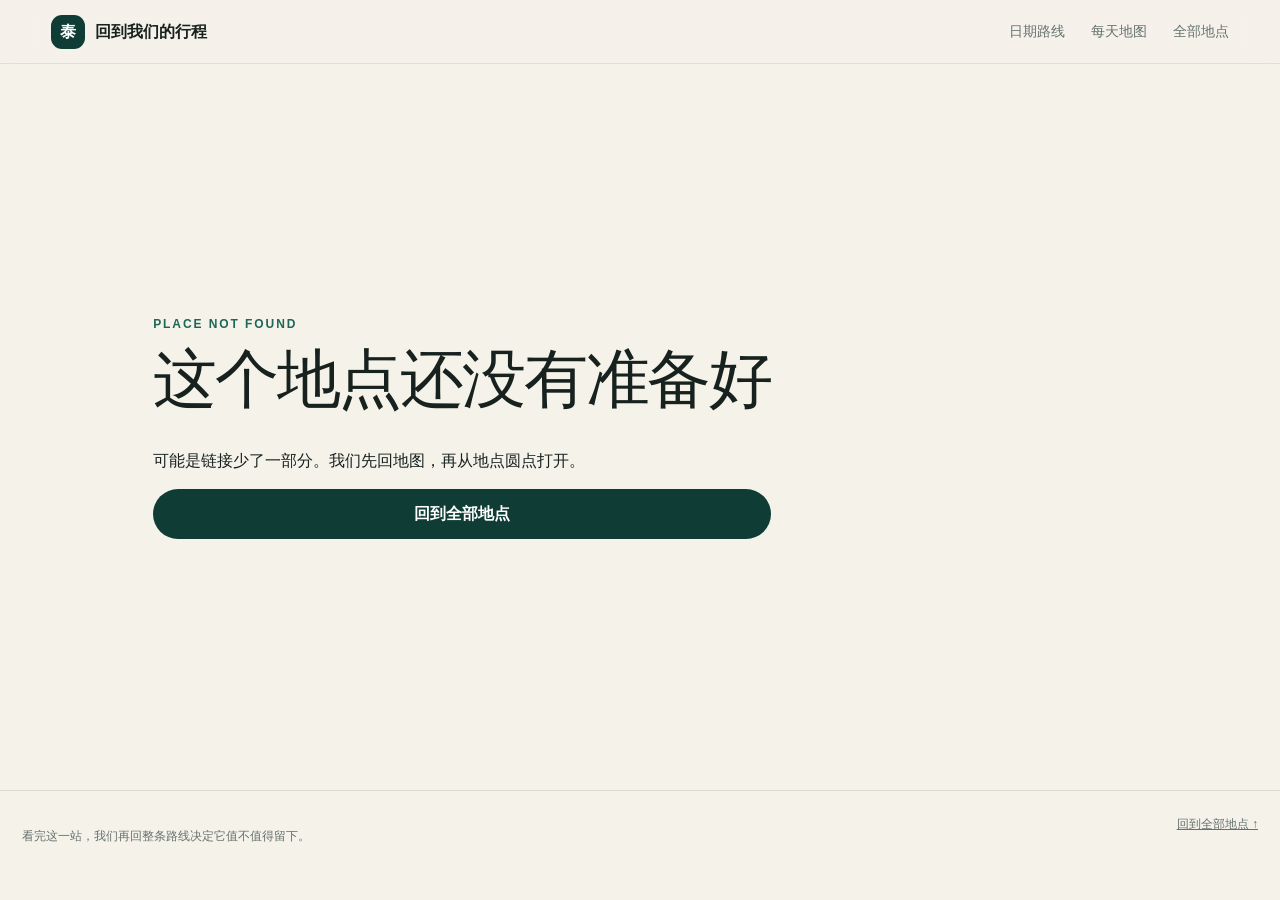
<file: place.html>
<!doctype html>
<html lang="zh-CN">
<head>
  <meta charset="utf-8">
  <meta name="viewport" content="width=device-width,initial-scale=1,viewport-fit=cover">
  <meta name="theme-color" content="#0f3d36">
  <meta name="description" content="清迈、素可泰与曼谷地点介绍，含现场观察、路线位置、雨天替代与官方来源。">
  <title>地点介绍｜Thailand 2026</title>
  <link rel="stylesheet" href="styles.css?v=20260814d">
</head>
<body class="place-page">
  <header class="topbar">
    <a class="brand" href="index.html"><span>泰</span> 回到我们的行程</a>
    <nav aria-label="页面导航"><a href="index.html#planner">日期路线</a><a href="index.html#day-map-shell">每天地图</a><a href="index.html#map-section">全部地点</a></nav>
  </header>
  <main>
    <article id="standalonePlace" class="standalone-place place-detail" aria-live="polite"></article>
  </main>
  <footer><p>看完这一站，我们再回整条路线决定它值不值得留下。</p><a href="index.html#map-section">回到全部地点 ↑</a></footer>
  <script src="app.js?v=20260814f"></script>
  <script src="place.js?v=20260814c"></script>
</body>
</html>
</file>
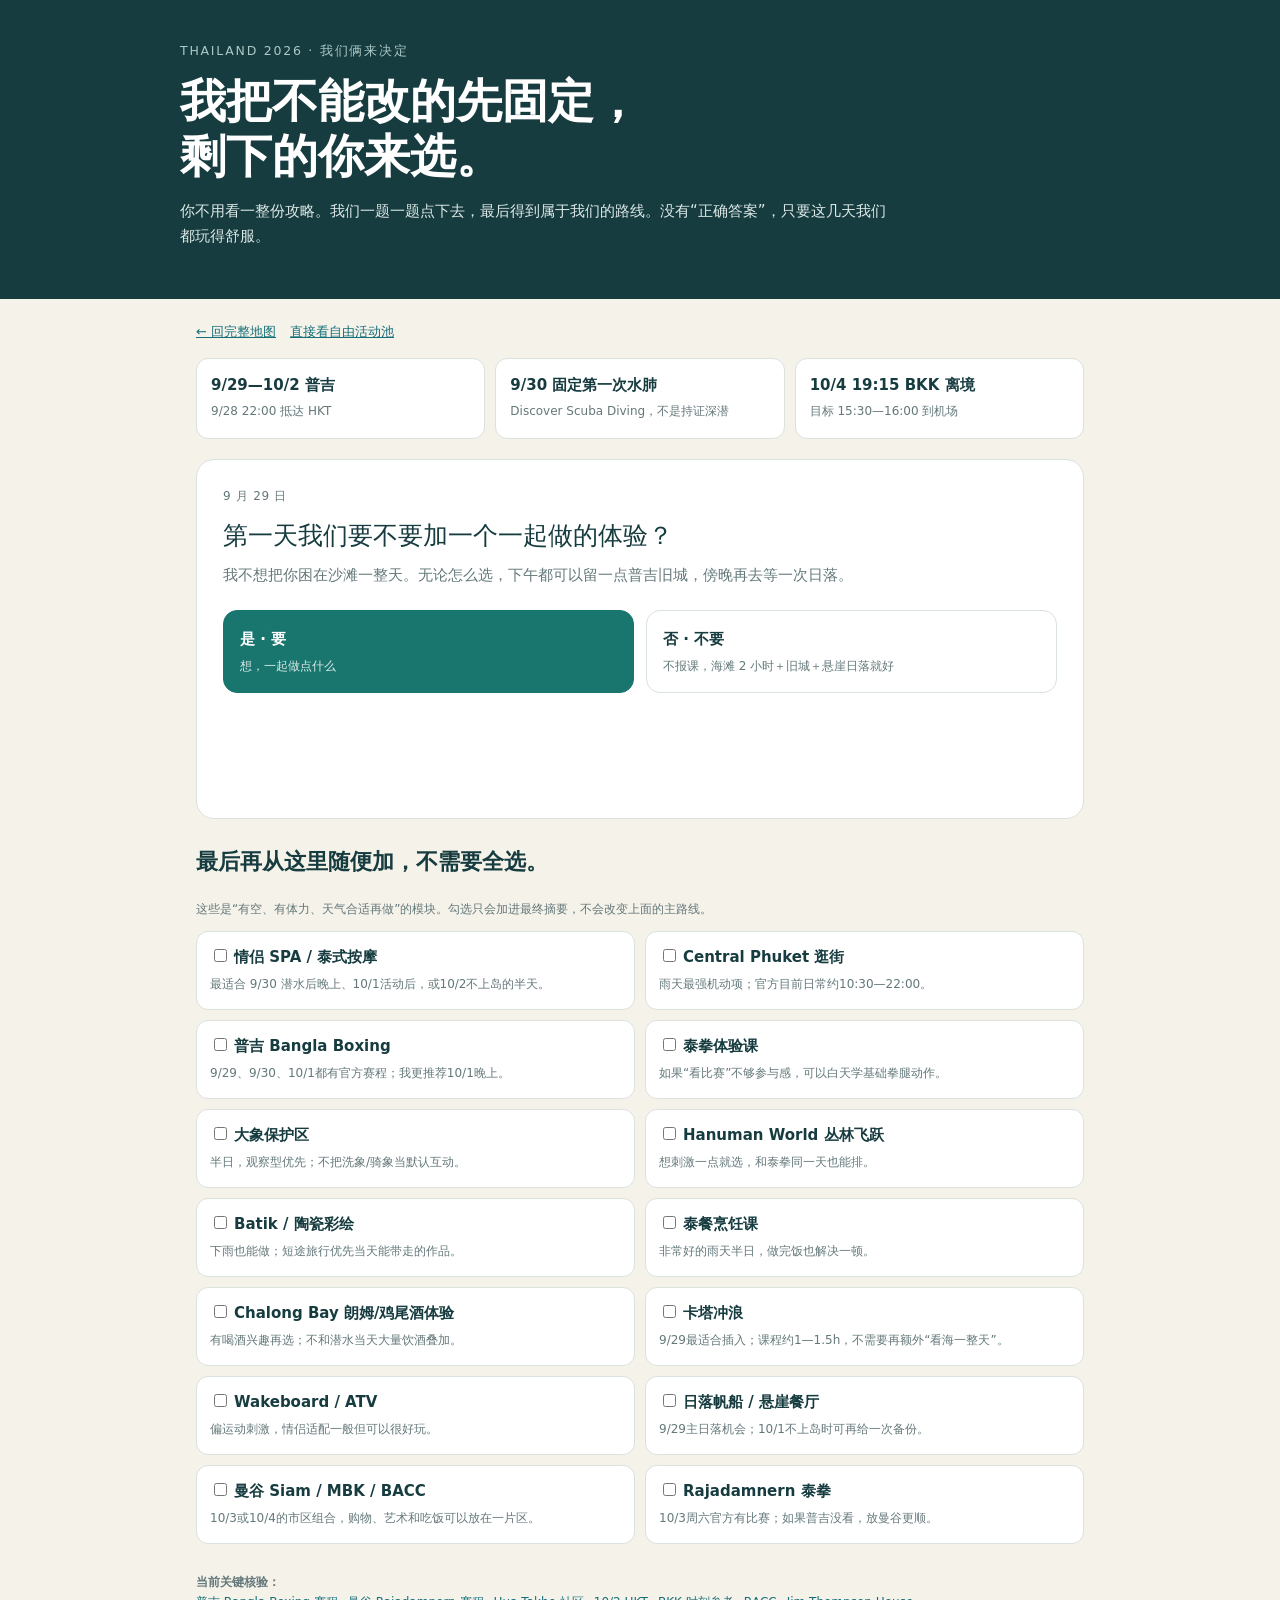
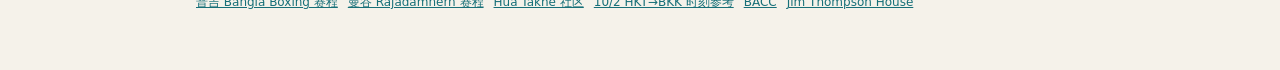
<file: phuket-bangkok-2026/decision.html>
<!doctype html><html lang="zh-CN"><head><meta charset="utf-8"><meta name="viewport" content="width=device-width,initial-scale=1"><title>我们来选这趟泰国怎么玩</title><style>
:root{--ink:#173c40;--muted:#64787a;--bg:#f5f2ea;--card:#fff;--line:#d9e2dd;--a:#19766f;--b:#df9b54;--soft:#edf5f0;--warn:#fff5e6}*{box-sizing:border-box}body{margin:0;background:var(--bg);color:var(--ink);font:15px/1.7 system-ui,-apple-system,"PingFang SC","Microsoft YaHei",sans-serif}a{color:#166f78}.hero{padding:38px max(18px,calc((100vw - 920px)/2)) 34px;background:var(--ink);color:white}.hero small{letter-spacing:.14em;color:#acc9c5}.hero h1{font-size:clamp(30px,5vw,46px);line-height:1.2;margin:10px 0}.hero p{max-width:720px;color:#dce9e6}.wrap{max-width:920px;margin:auto;padding:22px 16px 50px}.fixed{display:grid;grid-template-columns:repeat(3,1fr);gap:10px;margin:0 0 20px}.pill{background:white;border:1px solid var(--line);border-radius:12px;padding:14px}.pill b{display:block}.pill span{font-size:12px;color:var(--muted)}.wizard{background:var(--card);border:1px solid var(--line);border-radius:18px;padding:26px;min-height:360px}.step{font-size:12px;color:var(--muted);letter-spacing:.06em}.q{font-size:25px;line-height:1.45;margin:12px 0 8px}.hint{color:var(--muted);margin:0 0 22px}.buttons{display:grid;grid-template-columns:1fr 1fr;gap:12px}.btn{border:1px solid var(--line);border-radius:14px;background:white;color:var(--ink);padding:16px;text-align:left;cursor:pointer;font:inherit}.btn:hover{border-color:var(--a);transform:translateY(-1px)}.btn strong,.btn span{display:block}.btn span{font-size:12px;color:var(--muted);margin-top:3px}.btn.primary{background:var(--a);color:white;border-color:var(--a)}.btn.primary span{color:#dcebe8}.back{margin-top:18px;border:0;background:transparent;color:var(--muted);cursor:pointer}.result{display:none}.result.show{display:block}.day{background:white;border:1px solid var(--line);border-radius:14px;padding:16px 18px;margin:10px 0}.day h3{margin:0 0 5px;font-size:17px}.day p{margin:3px 0;color:var(--muted)}.tag{display:inline-block;font-size:11px;padding:2px 8px;border-radius:12px;background:var(--soft);margin-right:5px}.choicepool{margin-top:24px}.choicepool h2{font-size:22px}.pool{display:grid;grid-template-columns:repeat(2,1fr);gap:10px}.opt{background:white;border:1px solid var(--line);border-radius:12px;padding:13px}.opt b{display:block}.opt span{font-size:12px;color:var(--muted)}.opt input{margin-right:7px}.summary{margin-top:20px;padding:18px;background:var(--ink);color:white;border-radius:14px}.summary p{color:#dbe8e5}.summary button{background:white;color:var(--ink);border:0;padding:9px 12px;border-radius:8px;cursor:pointer}.warn{background:var(--warn);border:1px solid #ead7bd;border-radius:12px;padding:13px;margin:16px 0;font-size:13px}.small{font-size:12px;color:var(--muted)}.src{margin-top:28px;font-size:12px;color:var(--muted)}.src a{display:inline-block;margin:0 10px 7px 0}.nav{display:flex;gap:14px;margin-bottom:15px;font-size:13px}.hidden{display:none!important}@media(max-width:650px){.fixed{grid-template-columns:1fr}.buttons,.pool{grid-template-columns:1fr}.wizard{padding:20px}.q{font-size:22px}}
</style></head><body><header class="hero"><small>THAILAND 2026 · 我们俩来决定</small><h1>我把不能改的先固定，<br>剩下的你来选。</h1><p>你不用看一整份攻略。我们一题一题点下去，最后得到属于我们的路线。没有“正确答案”，只要这几天我们都玩得舒服。</p></header><main class="wrap"><div class="nav"><a href="./">← 回完整地图</a><a href="#pool">直接看自由活动池</a></div><div class="fixed"><div class="pill"><b>9/29—10/2 普吉</b><span>9/28 22:00 抵达 HKT</span></div><div class="pill"><b>9/30 固定第一次水肺</b><span>Discover Scuba Diving，不是持证深潜</span></div><div class="pill"><b>10/4 19:15 BKK 离境</b><span>目标 15:30—16:00 到机场</span></div></div><section id="wizard" class="wizard"></section><section id="result" class="result"><h2>好，那我们暂时就这样玩。</h2><div id="days"></div><div class="warn" id="risk"></div><div class="summary"><b>我会把这版先当成我们的主路线。</b><p id="summaryText"></p><button id="restart">重新选一遍</button></div></section><section class="choicepool" id="pool"><h2>最后再从这里随便加，不需要全选。</h2><p class="small">这些是“有空、有体力、天气合适再做”的模块。勾选只会加进最终摘要，不会改变上面的主路线。</p><div class="pool" id="poolbox"></div></section><section class="src"><b>当前关键核验：</b><br><a target="_blank" href="https://banglastadium.com/event">普吉 Bangla Boxing 赛程</a><a target="_blank" href="https://rajadamnern.com/tickets/">曼谷 Rajadamnern 赛程</a><a target="_blank" href="https://sites.google.com/view/huatakhecommunityth/%E0%B8%97%E0%B8%AD%E0%B8%87%E0%B9%80%E0%B8%97%E0%B8%A2%E0%B8%A7/%E0%B8%97%E0%B8%B5%E0%B9%88%E0%B8%9E%E0%B8%B1%E0%B8%81">Hua Takhe 社区</a><a target="_blank" href="https://www.directflights.com/HKT-BKK">10/2 HKT→BKK 时刻参考</a><a target="_blank" href="https://www.bacc.or.th/en/plan-your-visit">BACC</a><a target="_blank" href="https://jimthompsonhouse.org/">Jim Thompson House</a></section></main><script>
const W=document.querySelector('#wizard'),R=document.querySelector('#result'),D=document.querySelector('#days'),risk=document.querySelector('#risk'),summary=document.querySelector('#summaryText');let history=[],state={d29:'base',island:false,islandName:'',catEarly:false,moveCity:true,bkkMuay:false};
const questions={
start:{step:'9 月 29 日',q:'第一天我们要不要加一个一起做的体验？',hint:'我不想把你困在沙滩一整天。无论怎么选，下午都可以留一点普吉旧城，傍晚再去等一次日落。',yes:['seaOrCraft','要','想，一起做点什么'],no:['island','不要','不报课，海滩 2 小时＋旧城＋悬崖日落就好']},
seaOrCraft:{step:'9 月 29 日',q:'那我们更想碰海一点吗？',hint:'如果想碰海，我们去上一节初学冲浪；如果不想，就把这次共同体验换成 Batik 蜡染/手作。',yes:['island','冲浪','11:00 左右冲浪 1—1.5h，午饭后旧城，傍晚悬崖餐厅'],no:['island','Batik','海滩短停＋Batik 手作＋旧城，傍晚悬崖餐厅']},
island:{step:'10 月 1 日',q:'我们想不想去一个岛上住一晚？',hint:'如果住岛，10/1 下午和晚上就全部交给岛上，10/2 上午仍在岛上；如果不住岛，这一天就从最下面的活动池里挑一个主项目。',yes:['quietIsland','上岛','想，住一晚'],no:['catEarly','不上岛','不住岛，10/1 选一个主活动＋晚上可看泰拳']},
quietIsland:{step:'10 月 1 日',q:'我们更想要安静的小岛，而不是热门打卡岛吗？',hint:'安静岛更符合这趟旅行的节奏；热门岛则风景更“到此一游”，但船运与人流更多。',yes:['yaoLife','安静岛','想安静一点'],no:['waterFirst','热门/海水','更看重海水或经典风景']},
yaoLife:{step:'10 月 1 日',q:'安静岛里，我们想要“小岛生活感”多一点吗？',hint:'想看村落、骑车、咖啡、小路就选 Koh Yao Noi；更想住漂亮 Resort、少出酒店就选 Koh Yao Yai。',yes:['catAfterIsland','Yao Noi','Koh Yao Noi 小长岛'],no:['catAfterIsland','Yao Yai','Koh Yao Yai 大长岛']},
waterFirst:{step:'10 月 1 日',q:'我们最在意的是海水、浮潜和海岛酒店吗？',hint:'如果是，皇帝岛更纯粹；如果不是，那就去更经典的 Phi Phi。皮皮一晚可行，但10/2返普吉后再坐飞机，天气链条更长。',yes:['catAfterIsland','Racha','Koh Racha Yai 皇帝岛'],no:['catAfterIsland','Phi Phi','Phi Phi 皮皮岛']},
catAfterIsland:{step:'10 月 2 日',q:'既然前一晚住岛，我们就把猫猫船留到 10 月 3 日，好不好？',hint:'这是我更推荐的做法：10/2 上午从岛上回普吉，下午/晚上飞 BKK，住 Lat Krabang；不要同时赌船、飞机和16点猫猫船。',yes:['moveCity','好','10/3 再坐猫猫船'],no:['moveCity','也只能这样','如果坚持10/2猫船，风险明显上升，不作为主路线']},
catEarly:{step:'10 月 2 日',q:'不上岛的话，我们想不想把猫猫船提前到 10 月 2 日？',hint:'想提前的话，不能“下午才从普吉起飞”。目前有 10:35 HKT → 12:05 BKK 这类班次；目标是 13:00 左右已经走出机场，才能从容去 Hua Takhe。',yes:['bkkDay','提前','10/2 中午前后飞，下午猫猫船，晚上直接住市中心'],no:['moveCity','不提前','10/2 普吉再玩半天，晚上飞 BKK；10/3 再去猫猫船']},
moveCity:{step:'10 月 3 日',q:'猫猫船结束以后，我们想不想搬进曼谷市中心住最后一晚？',hint:'搬：10/4 不折返，市区半天更顺。不搬：少换一次酒店，但10/4会从机场区进城，再回机场区取行李/去 BKK。',yes:['bkkMuay','搬','10/3 晚搬市中心'],no:['bkkMuay','不搬','继续住机场边，接受10/4折返']},
bkkDay:{step:'10 月 3 日',q:'猫猫船已经完成了，那 10 月 3 日我们要不要留成完整的曼谷市区日？',hint:'不去寺庙。可以 Talat Noi、Jim Thompson、BACC、Siam 逛街、SPA，晚上还可以看真正的 Rajadamnern 泰拳。',yes:['bkkMuay','市区日','完整市区日'],no:['bkkMuay','慢一点','睡晚一点＋SPA＋吃饭也完全可以']},
bkkMuay:{step:'10 月 3 日晚上',q:'我们要不要看一场泰拳？',hint:'如果普吉没看，10/3 周六 Rajadamnern 官方已有比赛：Greatest Muay Thai event，18:00 开门。看过了或者不想看，就把晚上留给晚饭、SPA或逛街。',yes:['done','看','晚上 Rajadamnern 泰拳'],no:['done','不看','晚上自由吃饭/SPA/逛街']}
};
function setState(id,label){if(id==='seaOrCraft'){} if(label==='冲浪')state.d29='surf';if(label==='Batik')state.d29='batik';if(id==='island'&&label==='上岛')state.island=true;if(id==='island'&&label==='不上岛')state.island=false;if(['Yao Noi','Yao Yai','Racha','Phi Phi'].includes(label))state.islandName=label;if(id==='catEarly'&&label==='提前')state.catEarly=true;if(id==='catEarly'&&label==='不提前')state.catEarly=false;if(id==='moveCity')state.moveCity=label==='搬';if(id==='bkkMuay')state.bkkMuay=label==='看';}
function ask(id){if(id==='done')return finish();const x=questions[id];W.innerHTML=`<div class="step">${x.step}</div><div class="q">${x.q}</div><p class="hint">${x.hint}</p><div class="buttons"><button class="btn primary" data-next="${x.yes[0]}" data-id="${id}" data-label="${x.yes[1]}"><strong>是 · ${x.yes[1]}</strong><span>${x.yes[2]}</span></button><button class="btn" data-next="${x.no[0]}" data-id="${id}" data-label="${x.no[1]}"><strong>否 · ${x.no[1]}</strong><span>${x.no[2]}</span></button></div>${history.length?'<button class="back" id="back">← 上一步</button>':''}`;W.querySelectorAll('[data-next]').forEach(b=>b.onclick=()=>{history.push({id,state:JSON.parse(JSON.stringify(state))});setState(b.dataset.id,b.dataset.label);ask(b.dataset.next)});const back=W.querySelector('#back');if(back)back.onclick=()=>{const h=history.pop();state=h.state;ask(h.id)}}
function itinerary(){let a=[];a.push(['9/28','抵达普吉','22:00 HKT 落地 → 接机 → 卡塔酒店。首晚只睡觉。']);let d29=state.d29==='surf'?'初学冲浪 1—1.5h → 午饭 → 旧城短逛 → 悬崖日落晚餐':state.d29==='batik'?'卡塔海滩短停 → Batik 手作 → 旧城短逛 → 悬崖日落晚餐':'卡塔海滩约 2h → 午饭 → 普吉旧城 → 悬崖日落晚餐';a.push(['9/29','第一天慢慢进入状态',d29]);a.push(['9/30','第一次水肺潜水','Discover Scuba Diving。把它当全日主项目，晚上不强塞活动；如果特别有精神，SPA优先于夜生活。']);if(state.island){a.push(['10/1','住岛一晚',`${state.islandName||'离岛'}：白天上岛，下午和晚上都留给岛上，不再叠加大象/飞跃/泰拳。`]);a.push(['10/2','岛上醒来 → 曼谷','上午继续在岛上，按船期返普吉；下午/晚上 HKT → BKK，住 Lat Krabang 机场东侧。猫猫船放 10/3。']);a.push(['10/3','Hua Takhe + 猫猫船',`中午到 Hua Takhe：午饭/陶瓷彩绘/黑胶彩绘/咖啡 → 约16:00–16:30猫猫船。${state.moveCity?'结束后搬进市中心住最后一晚。':'结束后仍住机场区，少换一次酒店。'}`]);}else if(state.catEarly){a.push(['10/1','普吉自由主活动日','从下面活动池选 1 个主项目；晚上如果想看比赛，可去 Bangla Boxing。']);a.push(['10/2','提前飞曼谷 + 猫猫船','建议选 10:35→12:05 或同等级早班 HKT→BKK；下午 Hua Takhe + 猫猫船，晚上直接住市中心。']);a.push(['10/3','完整曼谷市区日','不去寺庙：Talat Noi / Jim Thompson / BACC / Siam 逛街 / SPA 自由组合。']);}else{a.push(['10/1','普吉自由主活动日','从下面活动池选 1 个主项目；晚上如果想看比赛，可去 Bangla Boxing。']);a.push(['10/2','普吉半日 + 晚飞曼谷','睡懒觉、SPA、Central Phuket逛街或好好吃午饭 → 晚上 HKT→BKK → Lat Krabang。']);a.push(['10/3','Hua Takhe + 猫猫船',`中午到 Hua Takhe：手作/咖啡/老市场 → 约16:00–16:30猫猫船。${state.moveCity?'结束后搬进市中心。':'结束后仍住机场区。'}`]);}a.push(['10/3 晚',state.bkkMuay?'Rajadamnern 泰拳':'自由晚上',state.bkkMuay?'官方 10/3 周六有比赛，18:00开门；当天不要再安排远距离项目。':'晚饭、SPA、逛街或直接回酒店。']);a.push(['10/4','最后半天',state.moveCity||state.catEarly?'市中心：Jim Thompson House → BACC/Siam 吃饭逛街；约14:00–14:30出发去 BKK。':'约09:00从机场区进市区玩半天；13:00左右返机场区取行李，再去 BKK。少换酒店，但接受折返。']);a.push(['10/4 19:15','离开曼谷','目标 15:30–16:00 到 BKK，最后一天不安排远郊。']);return a}
function finish(){W.classList.add('hidden');R.classList.add('show');const a=itinerary();D.innerHTML=a.map(x=>`<div class="day"><h3><span class="tag">${x[0]}</span>${x[1]}</h3><p>${x[2]}</p></div>`).join('');risk.innerHTML=state.island?'<b>住岛路线：</b>10/2 不再尝试猫猫船。岛→船→车→飞机存在天气联动，优先选 Yao Noi/Yao Yai 会比 Phi Phi 更稳；返程船和国内航班之间留大余量。':state.catEarly?'<b>提前猫船路线：</b>关键不是“10/2下午飞”，而是“中午前后已经抵达BKK”。猫船目前更可靠的公开时段仍偏下午/傍晚，必须提前向店家确认10/2具体可预约档。':'<b>晚飞路线：</b>10/2最轻松，但会多住一晚机场区；10/3猫猫船后搬市中心是交通最顺的版本。';updateSummary()}
const pool=[['情侣 SPA / 泰式按摩','最适合 9/30 潜水后晚上、10/1活动后，或10/2不上岛的半天。'],['Central Phuket 逛街','雨天最强机动项；官方目前日常约10:30—22:00。'],['普吉 Bangla Boxing','9/29、9/30、10/1都有官方赛程；我更推荐10/1晚上。'],['泰拳体验课','如果“看比赛”不够参与感，可以白天学基础拳腿动作。'],['大象保护区','半日，观察型优先；不把洗象/骑象当默认互动。'],['Hanuman World 丛林飞跃','想刺激一点就选，和泰拳同一天也能排。'],['Batik / 陶瓷彩绘','下雨也能做；短途旅行优先当天能带走的作品。'],['泰餐烹饪课','非常好的雨天半日，做完饭也解决一顿。'],['Chalong Bay 朗姆/鸡尾酒体验','有喝酒兴趣再选；不和潜水当天大量饮酒叠加。'],['卡塔冲浪','9/29最适合插入；课程约1—1.5h，不需要再额外“看海一整天”。'],['Wakeboard / ATV','偏运动刺激，情侣适配一般但可以很好玩。'],['日落帆船 / 悬崖餐厅','9/29主日落机会；10/1不上岛时可再给一次备份。'],['曼谷 Siam / MBK / BACC','10/3或10/4的市区组合，购物、艺术和吃饭可以放在一片区。'],['Rajadamnern 泰拳','10/3周六官方有比赛；如果普吉没看，放曼谷更顺。']];const box=document.querySelector('#poolbox');box.innerHTML=pool.map((x,i)=>`<label class="opt"><b><input type="checkbox" data-pool="${i}">${x[0]}</b><span>${x[1]}</span></label>`).join('');box.addEventListener('change',updateSummary);function updateSummary(){if(!R.classList.contains('show'))return;const extras=[...document.querySelectorAll('[data-pool]:checked')].map(x=>pool[+x.dataset.pool][0]);summary.textContent=`主路线已经确定。${extras.length?'我们另外把 '+extras.join('、')+' 放进“有空再做”的候选，不强迫全部完成。':'其他活动先不锁死，到时看天气和体力再决定。'}`}
document.querySelector('#restart').onclick=()=>{history=[];state={d29:'base',island:false,islandName:'',catEarly:false,moveCity:true,bkkMuay:false};R.classList.remove('show');W.classList.remove('hidden');ask('start');window.scrollTo({top:250,behavior:'smooth'})};ask('start');
</script></body></html>
</file>
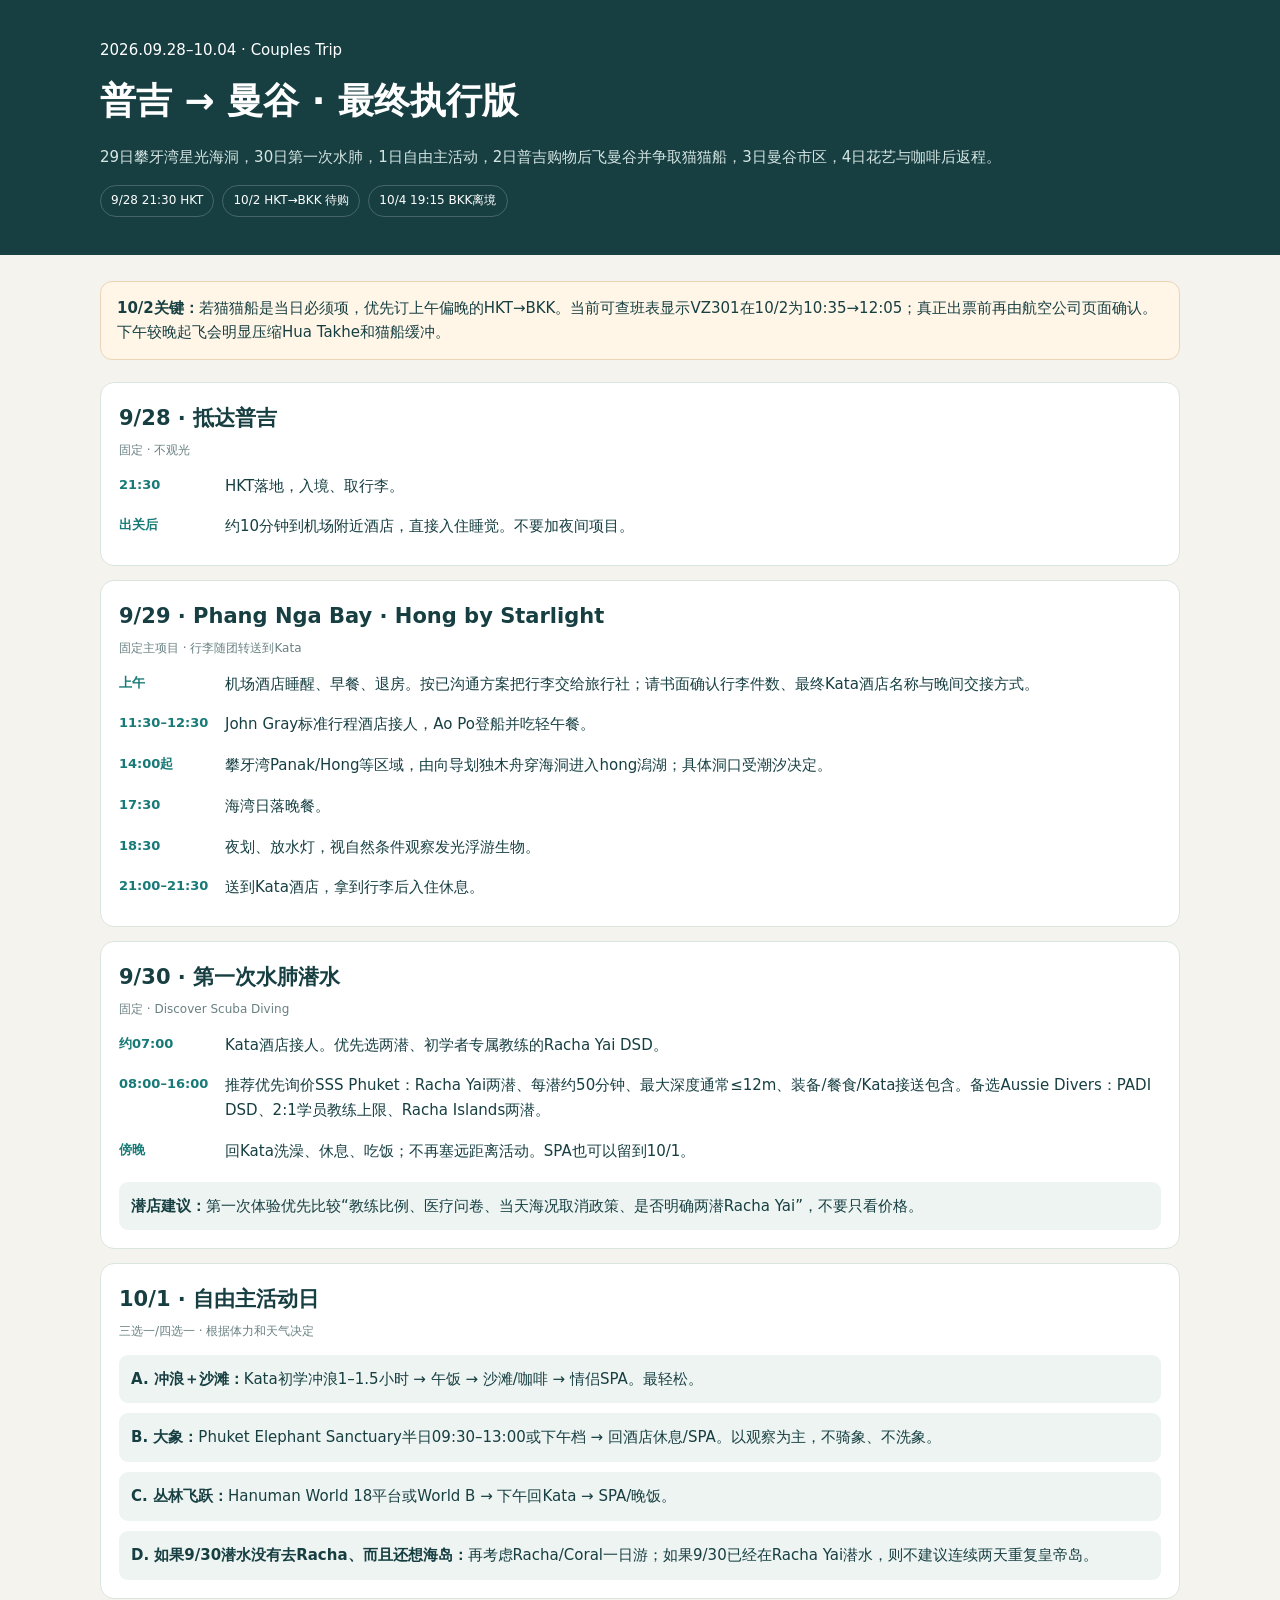
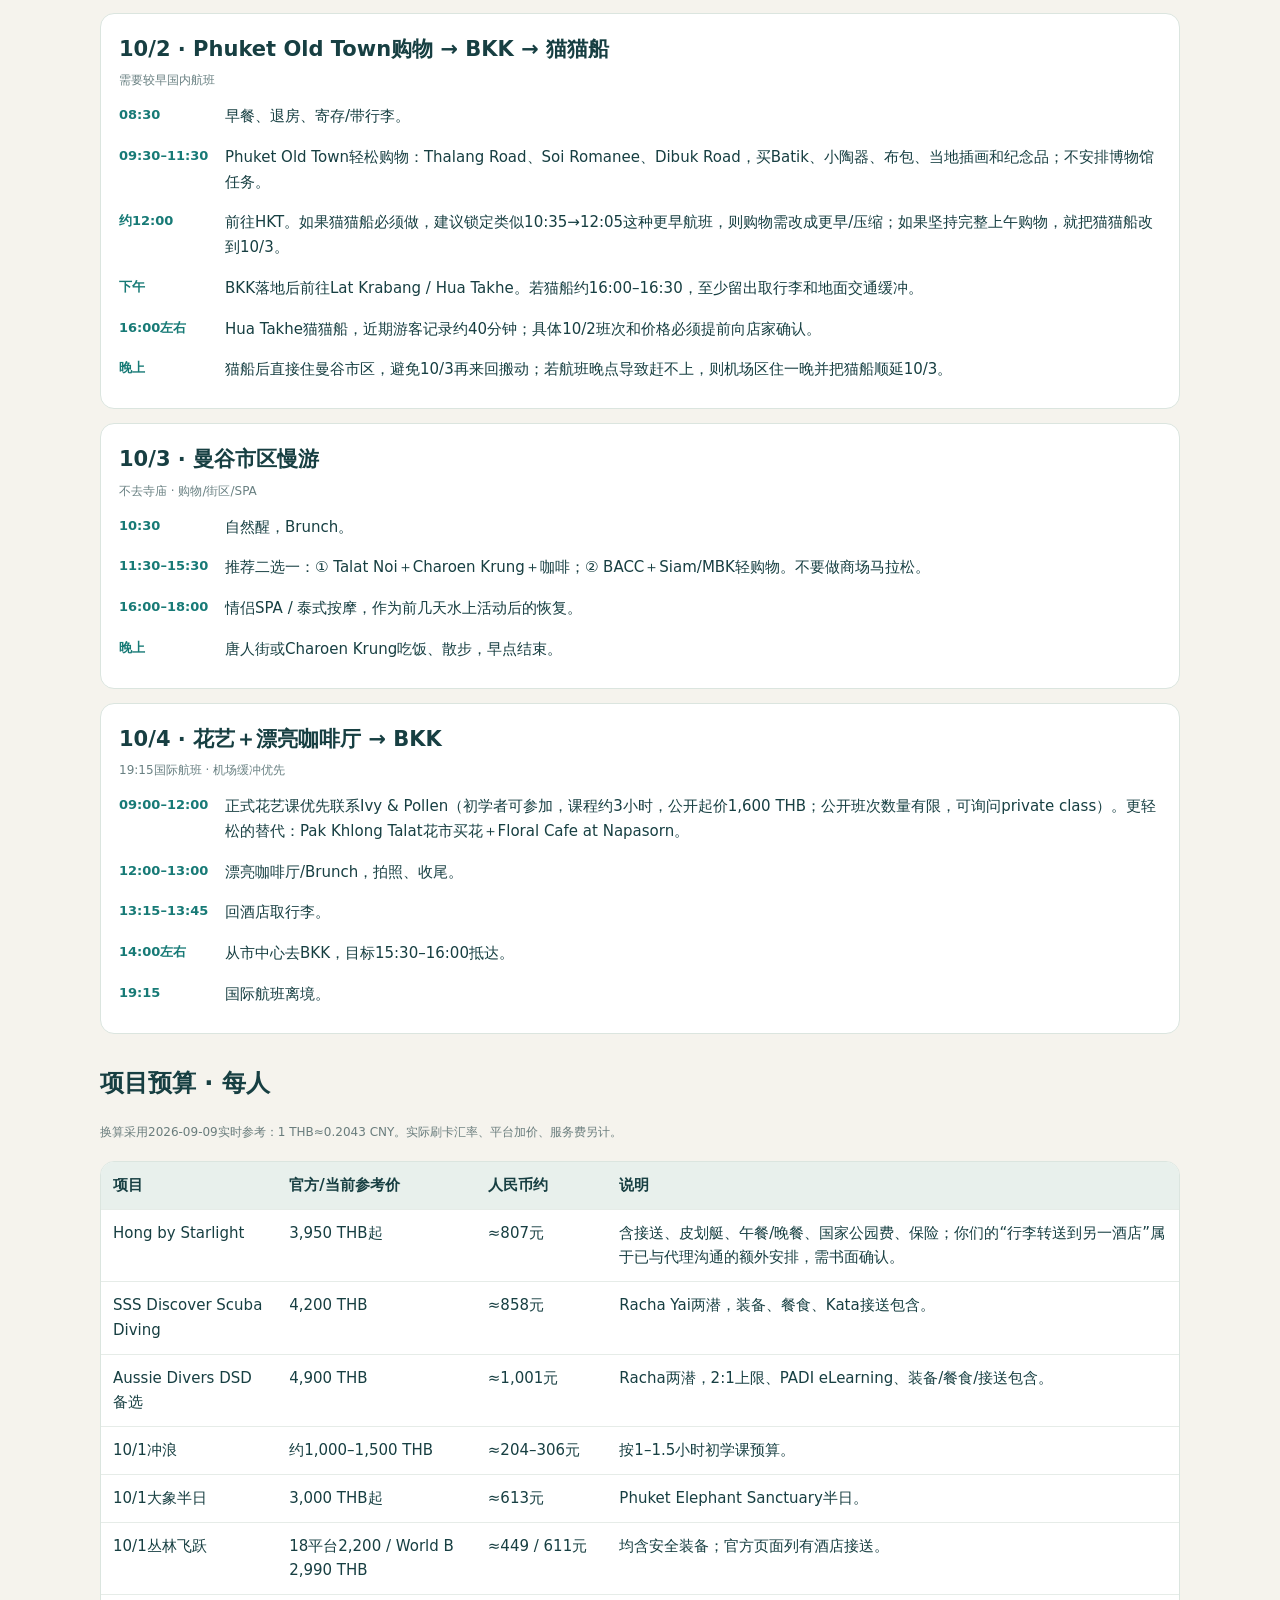
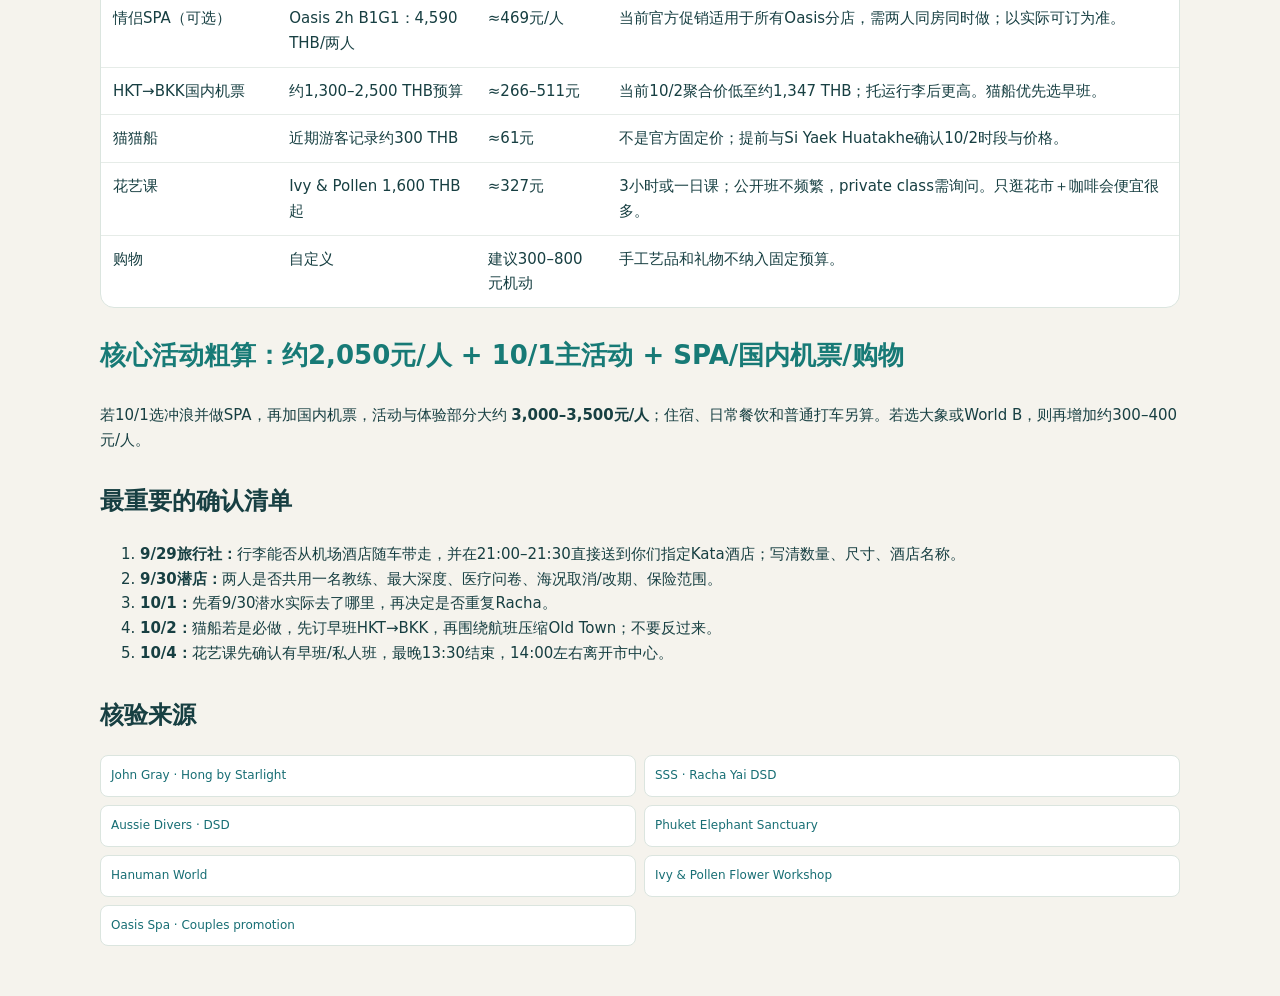
<file: phuket-bangkok-2026/final.html>
<!doctype html><html lang="zh-CN"><head><meta charset="utf-8"><meta name="viewport" content="width=device-width,initial-scale=1"><title>Thailand 2026 · 最终行程</title><style>body{font:15px/1.65 system-ui,-apple-system,"PingFang SC",sans-serif;margin:0;background:#f5f3ed;color:#173f42}.hero{padding:38px 22px;background:#173f42;color:#fff}.hero>div,main{max-width:1080px;margin:auto}.hero h1{margin:8px 0;font-size:36px}.hero p{color:#d5e5e2}.chips{display:flex;gap:8px;flex-wrap:wrap}.chips span{border:1px solid #ffffff33;border-radius:20px;padding:5px 10px;font-size:12px}main{padding:26px 18px 50px}.notice{background:#fff6e8;border:1px solid #ead5b7;border-radius:12px;padding:14px 16px;margin-bottom:22px}.days{display:grid;gap:14px}.day{background:#fff;border:1px solid #dbe5df;border-radius:14px;padding:18px}.day h2{font-size:21px;margin:0 0 5px}.day .meta{color:#698082;font-size:12px;margin-bottom:13px}.timeline{display:grid;grid-template-columns:92px 1fr;gap:8px 14px}.timeline time{font-weight:700;color:#177a76;font-size:13px}.timeline p{margin:0 0 8px}.choice{background:#edf4f1;padding:12px;border-radius:9px;margin-top:10px}.budget{overflow:auto;background:#fff;border:1px solid #dbe5df;border-radius:14px;margin-top:18px}table{border-collapse:collapse;width:100%;min-width:680px}th,td{padding:11px 12px;text-align:left;border-bottom:1px solid #e6ece8;vertical-align:top}th{background:#e8f0ec}tr:last-child td{border:0}.tag{display:inline-block;border-radius:12px;padding:2px 8px;background:#e9f2ed;font-size:11px;margin-right:5px}.sec{margin-top:30px}.sec h2{font-size:24px}.small{font-size:12px;color:#6a7d7d}.links{display:grid;grid-template-columns:repeat(2,minmax(0,1fr));gap:8px}.links a{background:#fff;border:1px solid #dbe5df;padding:10px;border-radius:8px;color:#176e74;text-decoration:none;font-size:12px}.total{font-size:26px;font-weight:750;color:#177a76}.warn{color:#96542f;font-weight:650}@media(max-width:620px){.hero h1{font-size:29px}.timeline{grid-template-columns:72px 1fr}.links{grid-template-columns:1fr}}</style></head><body><header class="hero"><div><div>2026.09.28–10.04 · Couples Trip</div><h1>普吉 → 曼谷 · 最终执行版</h1><p>29日攀牙湾星光海洞，30日第一次水肺，1日自由主活动，2日普吉购物后飞曼谷并争取猫猫船，3日曼谷市区，4日花艺与咖啡后返程。</p><div class="chips"><span>9/28 21:30 HKT</span><span>10/2 HKT→BKK 待购</span><span>10/4 19:15 BKK离境</span></div></div></header><main><div class="notice"><b>10/2关键：</b>若猫猫船是当日必须项，优先订上午偏晚的HKT→BKK。当前可查班表显示VZ301在10/2为10:35→12:05；真正出票前再由航空公司页面确认。下午较晚起飞会明显压缩Hua Takhe和猫船缓冲。</div><section class="days"><article class="day"><h2>9/28 · 抵达普吉</h2><div class="meta">固定 · 不观光</div><div class="timeline"><time>21:30</time><p>HKT落地，入境、取行李。</p><time>出关后</time><p>约10分钟到机场附近酒店，直接入住睡觉。不要加夜间项目。</p></div></article><article class="day"><h2>9/29 · Phang Nga Bay · Hong by Starlight</h2><div class="meta">固定主项目 · 行李随团转送到Kata</div><div class="timeline"><time>上午</time><p>机场酒店睡醒、早餐、退房。按已沟通方案把行李交给旅行社；请书面确认行李件数、最终Kata酒店名称与晚间交接方式。</p><time>11:30–12:30</time><p>John Gray标准行程酒店接人，Ao Po登船并吃轻午餐。</p><time>14:00起</time><p>攀牙湾Panak/Hong等区域，由向导划独木舟穿海洞进入hong潟湖；具体洞口受潮汐决定。</p><time>17:30</time><p>海湾日落晚餐。</p><time>18:30</time><p>夜划、放水灯，视自然条件观察发光浮游生物。</p><time>21:00–21:30</time><p>送到Kata酒店，拿到行李后入住休息。</p></div></article><article class="day"><h2>9/30 · 第一次水肺潜水</h2><div class="meta">固定 · Discover Scuba Diving</div><div class="timeline"><time>约07:00</time><p>Kata酒店接人。优先选两潜、初学者专属教练的Racha Yai DSD。</p><time>08:00–16:00</time><p>推荐优先询价SSS Phuket：Racha Yai两潜、每潜约50分钟、最大深度通常≤12m、装备/餐食/Kata接送包含。备选Aussie Divers：PADI DSD、2:1学员教练上限、Racha Islands两潜。</p><time>傍晚</time><p>回Kata洗澡、休息、吃饭；不再塞远距离活动。SPA也可以留到10/1。</p></div><div class="choice"><b>潜店建议：</b>第一次体验优先比较“教练比例、医疗问卷、当天海况取消政策、是否明确两潜Racha Yai”，不要只看价格。</div></article><article class="day"><h2>10/1 · 自由主活动日</h2><div class="meta">三选一/四选一 · 根据体力和天气决定</div><div class="choice"><b>A. 冲浪＋沙滩：</b>Kata初学冲浪1–1.5小时 → 午饭 → 沙滩/咖啡 → 情侣SPA。最轻松。</div><div class="choice"><b>B. 大象：</b>Phuket Elephant Sanctuary半日09:30–13:00或下午档 → 回酒店休息/SPA。以观察为主，不骑象、不洗象。</div><div class="choice"><b>C. 丛林飞跃：</b>Hanuman World 18平台或World B → 下午回Kata → SPA/晚饭。</div><div class="choice"><b>D. 如果9/30潜水没有去Racha、而且还想海岛：</b>再考虑Racha/Coral一日游；如果9/30已经在Racha Yai潜水，则不建议连续两天重复皇帝岛。</div></article><article class="day"><h2>10/2 · Phuket Old Town购物 → BKK → 猫猫船</h2><div class="meta">需要较早国内航班</div><div class="timeline"><time>08:30</time><p>早餐、退房、寄存/带行李。</p><time>09:30–11:30</time><p>Phuket Old Town轻松购物：Thalang Road、Soi Romanee、Dibuk Road，买Batik、小陶器、布包、当地插画和纪念品；不安排博物馆任务。</p><time>约12:00</time><p>前往HKT。如果猫猫船必须做，建议锁定类似10:35→12:05这种更早航班，则购物需改成更早/压缩；如果坚持完整上午购物，就把猫猫船改到10/3。</p><time>下午</time><p>BKK落地后前往Lat Krabang / Hua Takhe。若猫船约16:00–16:30，至少留出取行李和地面交通缓冲。</p><time>16:00左右</time><p>Hua Takhe猫猫船，近期游客记录约40分钟；具体10/2班次和价格必须提前向店家确认。</p><time>晚上</time><p>猫船后直接住曼谷市区，避免10/3再来回搬动；若航班晚点导致赶不上，则机场区住一晚并把猫船顺延10/3。</p></div></article><article class="day"><h2>10/3 · 曼谷市区慢游</h2><div class="meta">不去寺庙 · 购物/街区/SPA</div><div class="timeline"><time>10:30</time><p>自然醒，Brunch。</p><time>11:30–15:30</time><p>推荐二选一：① Talat Noi＋Charoen Krung＋咖啡；② BACC＋Siam/MBK轻购物。不要做商场马拉松。</p><time>16:00–18:00</time><p>情侣SPA / 泰式按摩，作为前几天水上活动后的恢复。</p><time>晚上</time><p>唐人街或Charoen Krung吃饭、散步，早点结束。</p></div></article><article class="day"><h2>10/4 · 花艺＋漂亮咖啡厅 → BKK</h2><div class="meta">19:15国际航班 · 机场缓冲优先</div><div class="timeline"><time>09:00–12:00</time><p>正式花艺课优先联系Ivy & Pollen（初学者可参加，课程约3小时，公开起价1,600 THB；公开班次数量有限，可询问private class）。更轻松的替代：Pak Khlong Talat花市买花＋Floral Cafe at Napasorn。</p><time>12:00–13:00</time><p>漂亮咖啡厅/Brunch，拍照、收尾。</p><time>13:15–13:45</time><p>回酒店取行李。</p><time>14:00左右</time><p>从市中心去BKK，目标15:30–16:00抵达。</p><time>19:15</time><p>国际航班离境。</p></div></article></section><section class="sec"><h2>项目预算 · 每人</h2><p class="small">换算采用2026-09-09实时参考：1 THB≈0.2043 CNY。实际刷卡汇率、平台加价、服务费另计。</p><div class="budget"><table><thead><tr><th>项目</th><th>官方/当前参考价</th><th>人民币约</th><th>说明</th></tr></thead><tbody><tr><td>Hong by Starlight</td><td>3,950 THB起</td><td>≈807元</td><td>含接送、皮划艇、午餐/晚餐、国家公园费、保险；你们的“行李转送到另一酒店”属于已与代理沟通的额外安排，需书面确认。</td></tr><tr><td>SSS Discover Scuba Diving</td><td>4,200 THB</td><td>≈858元</td><td>Racha Yai两潜，装备、餐食、Kata接送包含。</td></tr><tr><td>Aussie Divers DSD备选</td><td>4,900 THB</td><td>≈1,001元</td><td>Racha两潜，2:1上限、PADI eLearning、装备/餐食/接送包含。</td></tr><tr><td>10/1冲浪</td><td>约1,000–1,500 THB</td><td>≈204–306元</td><td>按1–1.5小时初学课预算。</td></tr><tr><td>10/1大象半日</td><td>3,000 THB起</td><td>≈613元</td><td>Phuket Elephant Sanctuary半日。</td></tr><tr><td>10/1丛林飞跃</td><td>18平台2,200 / World B 2,990 THB</td><td>≈449 / 611元</td><td>均含安全装备；官方页面列有酒店接送。</td></tr><tr><td>情侣SPA（可选）</td><td>Oasis 2h B1G1：4,590 THB/两人</td><td>≈469元/人</td><td>当前官方促销适用于所有Oasis分店，需两人同房同时做；以实际可订为准。</td></tr><tr><td>HKT→BKK国内机票</td><td>约1,300–2,500 THB预算</td><td>≈266–511元</td><td>当前10/2聚合价低至约1,347 THB；托运行李后更高。猫船优先选早班。</td></tr><tr><td>猫猫船</td><td>近期游客记录约300 THB</td><td>≈61元</td><td>不是官方固定价；提前与Si Yaek Huatakhe确认10/2时段与价格。</td></tr><tr><td>花艺课</td><td>Ivy & Pollen 1,600 THB起</td><td>≈327元</td><td>3小时或一日课；公开班不频繁，private class需询问。只逛花市＋咖啡会便宜很多。</td></tr><tr><td>购物</td><td>自定义</td><td>建议300–800元机动</td><td>手工艺品和礼物不纳入固定预算。</td></tr></tbody></table></div><p class="total">核心活动粗算：约2,050元/人 + 10/1主活动 + SPA/国内机票/购物</p><p>若10/1选冲浪并做SPA，再加国内机票，活动与体验部分大约 <b>3,000–3,500元/人</b>；住宿、日常餐饮和普通打车另算。若选大象或World B，则再增加约300–400元/人。</p></section><section class="sec"><h2>最重要的确认清单</h2><ol><li><b>9/29旅行社：</b>行李能否从机场酒店随车带走，并在21:00–21:30直接送到你们指定Kata酒店；写清数量、尺寸、酒店名称。</li><li><b>9/30潜店：</b>两人是否共用一名教练、最大深度、医疗问卷、海况取消/改期、保险范围。</li><li><b>10/1：</b>先看9/30潜水实际去了哪里，再决定是否重复Racha。</li><li><b>10/2：</b>猫船若是必做，先订早班HKT→BKK，再围绕航班压缩Old Town；不要反过来。</li><li><b>10/4：</b>花艺课先确认有早班/私人班，最晚13:30结束，14:00左右离开市中心。</li></ol></section><section class="sec"><h2>核验来源</h2><div class="links"><a href="https://johngray-seacanoe.com/zh/tour/hong-by-starlight/">John Gray · Hong by Starlight</a><a href="https://www.sssphuket.com/discover-scuba-diving-phuket/">SSS · Racha Yai DSD</a><a href="https://www.aussiediversphuket.com/learn-to-dive/discover-scuba-diving/">Aussie Divers · DSD</a><a href="https://www.phuketelephantsanctuary.org/programs/half-day/">Phuket Elephant Sanctuary</a><a href="https://hanumanworldphuket.com/packages/zipline">Hanuman World</a><a href="https://www.ivyandpollen.com/ourworkshops">Ivy & Pollen Flower Workshop</a><a href="https://oasisspa.net/en/promotion/paragonb1g1/">Oasis Spa · Couples promotion</a></div></section></main></body></html>
</file>
<file: styles.css>
:root{--ink:#17221f;--muted:#66716d;--paper:#f5f2ea;--card:#fffdf8;--line:#ddd9ce;--green:#0f3d36;--green2:#1e6658;--saffron:#dd8a2d;--red:#b84835;--blue:#386b8a;--shadow:0 18px 55px rgba(24,45,39,.11);--radius:22px;--safe:env(safe-area-inset-bottom,0px)}
*{box-sizing:border-box}html{scroll-behavior:smooth}body{margin:0;background:var(--paper);color:var(--ink);font-family:-apple-system,BlinkMacSystemFont,"Segoe UI","PingFang SC","Microsoft YaHei",sans-serif;line-height:1.58;-webkit-font-smoothing:antialiased}a{color:inherit}button,select{font:inherit}.topbar{position:sticky;top:0;z-index:1000;height:64px;padding:0 clamp(18px,4vw,64px);display:flex;align-items:center;justify-content:space-between;background:rgba(245,242,234,.86);backdrop-filter:blur(16px);border-bottom:1px solid rgba(15,61,54,.1)}.brand{display:flex;align-items:center;gap:10px;font-weight:800;text-decoration:none}.brand span{width:34px;height:34px;border-radius:11px;display:grid;place-items:center;color:#fff;background:var(--green)}nav{display:flex;gap:26px}nav a{text-decoration:none;font-size:14px;color:var(--muted)}nav a:hover{color:var(--green)}main{overflow:hidden}.hero{max-width:1440px;margin:auto;padding:clamp(44px,7vw,96px) clamp(20px,5vw,74px) 56px;display:grid;grid-template-columns:1.08fr .92fr;gap:clamp(30px,6vw,88px);align-items:center}.eyebrow{margin:0 0 12px;color:var(--green2);font-size:12px;font-weight:800;letter-spacing:.16em}.hero h1{font-family:Georgia,"Songti SC",serif;font-size:clamp(42px,6vw,82px);font-weight:500;line-height:1.04;letter-spacing:-.045em;margin:0;max-width:840px}.lead{font-size:clamp(17px,1.7vw,21px);color:var(--muted);max-width:720px;margin:24px 0 0}.hero-actions{display:flex;gap:12px;margin:30px 0}.button{border:0;border-radius:999px;padding:12px 20px;text-decoration:none;font-weight:750;cursor:pointer;display:inline-flex;justify-content:center;align-items:center;transition:.2s}.button:hover{transform:translateY(-1px)}.button.primary{background:var(--green);color:white}.button.ghost{border:1px solid var(--line);background:rgba(255,255,255,.4)}.fact-row{display:grid;grid-template-columns:repeat(4,1fr);gap:8px;margin-top:42px}.fact-row div{padding:13px 8px 12px;border-top:1px solid var(--line)}.fact-row b,.fact-row span{display:block}.fact-row b{font-size:11px;letter-spacing:.08em;color:var(--muted);text-transform:uppercase}.fact-row span{margin-top:5px;font-weight:750}.photo-grid{height:620px;display:grid;grid-template-columns:1.22fr .78fr;grid-template-rows:1fr 1fr;gap:12px;transform:rotate(1deg)}.photo{position:relative;margin:0;border-radius:26px;overflow:hidden;background:#d9d2c3;box-shadow:var(--shadow)}.photo-main{grid-row:1/3}.photo img{width:100%;height:100%;object-fit:cover;display:block;transition:.5s}.photo:hover img{transform:scale(1.025)}.photo figcaption{position:absolute;left:15px;bottom:14px;padding:7px 10px;border-radius:999px;background:rgba(255,255,255,.8);backdrop-filter:blur(10px);font-size:12px;font-weight:750}.decision-strip{max-width:1280px;margin:0 auto 26px;padding:0 22px;display:grid;grid-template-columns:1fr 1fr;gap:12px}.decision-strip>div{display:flex;gap:13px;align-items:flex-start;border-radius:18px;background:var(--card);border:1px solid var(--line);padding:18px}.decision-strip p{margin:0}.decision-icon{flex:0 0 28px;width:28px;height:28px;border-radius:50%;display:grid;place-items:center;color:white;background:var(--green);font-weight:900}.decision-icon.warn{background:var(--saffron)}.section{max-width:1280px;margin:0 auto;padding:90px 22px}.section-heading{display:grid;grid-template-columns:1fr minmax(300px,520px);gap:40px;align-items:end;margin-bottom:34px}.section-heading.compact{margin-bottom:22px}.section-heading h2,.sources-section h2{font-family:Georgia,"Songti SC",serif;font-size:clamp(34px,4.3vw,56px);line-height:1.08;font-weight:500;letter-spacing:-.03em;margin:0}.section-heading>p{margin:0;color:var(--muted)}.planner-section{padding-top:80px}.planner-panel{display:grid;grid-template-columns:repeat(4,minmax(0,1fr)) auto;gap:12px;align-items:end;padding:18px;border-radius:var(--radius);background:var(--green);color:white;box-shadow:var(--shadow)}.planner-panel label{display:grid;gap:7px;font-size:12px;font-weight:700;letter-spacing:.03em}.planner-panel select{appearance:none;width:100%;border:1px solid rgba(255,255,255,.23);border-radius:13px;background:rgba(255,255,255,.1);color:white;padding:13px 15px;outline:none}.planner-panel option{color:var(--ink)}.planner-panel .button{background:var(--saffron);min-height:49px}.plan-summary{display:flex;flex-wrap:wrap;gap:8px;margin:18px 0}.summary-chip{border-radius:999px;padding:7px 12px;background:rgba(15,61,54,.09);color:var(--green);font-size:13px;font-weight:750}.summary-chip.alert{background:rgba(184,72,53,.1);color:var(--red)}.timeline{position:relative}.day-card{position:relative;display:grid;grid-template-columns:130px 1fr;margin-bottom:12px;border:1px solid var(--line);border-radius:20px;background:var(--card);overflow:hidden}.day-date{padding:20px;border-right:1px solid var(--line);background:rgba(15,61,54,.035)}.day-date b,.day-date span{display:block}.day-date b{font-family:Georgia,serif;font-size:26px}.day-date span{color:var(--muted);font-size:13px}.day-body{padding:18px 20px}.day-title{display:flex;align-items:center;justify-content:space-between;gap:16px}.day-title h3{font-size:20px;margin:0}.tag{font-size:11px;font-weight:800;border-radius:999px;padding:4px 8px;background:rgba(15,61,54,.1);color:var(--green);white-space:nowrap}.tag.swap{background:rgba(221,138,45,.13);color:#9a5a16}.day-body p{color:var(--muted);margin:7px 0 11px}.slots{display:grid;grid-template-columns:repeat(3,1fr);gap:8px}.slot{padding:10px 11px;border-radius:12px;background:#f5f2ea;font-size:13px}.slot b{display:block;font-size:11px;color:var(--muted);margin-bottom:2px}.place-link{display:inline;border:0;padding:0;background:none;color:var(--green2);font-weight:750;cursor:pointer;text-align:left}.place-link:hover{text-decoration:underline}.microcopy{color:var(--muted);font-size:12px;margin-top:12px}.map-section{max-width:none;background:var(--green);color:white;padding-left:max(22px,calc((100vw - 1236px)/2));padding-right:max(22px,calc((100vw - 1236px)/2))}.map-section .eyebrow{color:#8ed1c3}.map-section .section-heading>p{color:rgba(255,255,255,.66)}.map-toolbar{display:flex;gap:8px;flex-wrap:wrap;margin-bottom:12px}.chip{border:1px solid rgba(255,255,255,.23);background:transparent;color:white;border-radius:999px;padding:8px 13px;cursor:pointer}.chip.active{background:white;color:var(--green)}#map{height:min(68vh,720px);min-height:470px;border-radius:24px;overflow:hidden;box-shadow:0 22px 60px rgba(0,0,0,.22)}.map-legend{display:flex;gap:18px;flex-wrap:wrap;margin-top:13px;font-size:12px;color:rgba(255,255,255,.72)}.map-legend span{display:flex;align-items:center;gap:6px}.dot{display:inline-block;width:9px;height:9px;border-radius:50%}.dot.core{background:#2f776a}.dot.optional{background:#dd8a2d}.dot.food{background:#b84835}.dot.indoor{background:#386b8a}.module-grid{display:grid;grid-template-columns:repeat(4,1fr);gap:12px}.module{position:relative;border:1px solid var(--line);border-radius:var(--radius);padding:22px 22px 54px;background:var(--card);min-height:380px}.module.recommended{background:var(--green);color:white;border-color:var(--green)}.module-rank{display:inline-block;font-size:11px;font-weight:850;letter-spacing:.05em;color:var(--saffron);margin-bottom:28px}.module h3{font-family:Georgia,"Songti SC",serif;font-size:28px;font-weight:500;margin:0 0 12px}.module p{color:var(--muted)}.module.recommended p,.module.recommended li{color:rgba(255,255,255,.72)}.module ul{padding-left:18px;color:var(--muted);font-size:13px}.text-button{position:absolute;left:22px;bottom:20px;border:0;background:none;padding:0;color:var(--green2);font-weight:800;cursor:pointer}.recommended .text-button{color:#e7b66f}.weather-section{max-width:none;background:#e9e4d9;padding-left:max(22px,calc((100vw - 1236px)/2));padding-right:max(22px,calc((100vw - 1236px)/2))}.climate-grid{display:grid;grid-template-columns:repeat(3,1fr);gap:12px}.climate-grid article{border-radius:var(--radius);padding:22px;background:var(--card);border:1px solid var(--line)}.climate-grid span,.climate-grid b{display:block}.climate-grid span{font-size:12px;color:var(--muted);font-weight:800}.climate-grid b{font-family:Georgia,serif;font-size:29px;margin:12px 0}.climate-grid p{color:var(--muted);margin:0}.live-weather{border-color:rgba(15,61,54,.35)!important}.rain-matrix{margin-top:14px;border:1px solid var(--line);border-radius:20px;overflow:hidden}.rain-row{display:grid;grid-template-columns:.7fr 1.25fr 1.25fr 1.3fr;background:var(--card)}.rain-row>*{padding:14px;border-right:1px solid var(--line);border-bottom:1px solid var(--line)}.rain-row>*:last-child{border-right:0}.rain-row:last-child>*{border-bottom:0}.rain-row.head{background:var(--green);color:white;font-size:12px;font-weight:800}.food-grid{display:grid;grid-template-columns:repeat(4,1fr);gap:12px}.food-grid article{padding:20px;border-radius:20px;border:1px solid var(--line);background:var(--card)}.food-top{display:flex;justify-content:space-between;color:var(--muted);font-size:12px}.food-top b{color:var(--saffron)}.food-grid h3{margin:20px 0 8px;font-size:19px}.food-grid p{color:var(--muted);font-size:14px;min-height:88px}.food-grid a{color:var(--green2);font-weight:750;font-size:13px}.dish-strip{display:flex;gap:8px;flex-wrap:wrap;align-items:center;margin-top:15px;padding:14px 16px;border-radius:18px;background:var(--green);color:white}.dish-strip span{padding:5px 9px;border-radius:999px;background:rgba(255,255,255,.1);font-size:12px}.compare-table{border:1px solid var(--line);border-radius:20px;overflow:hidden}.compare-row{display:grid;grid-template-columns:1.05fr .75fr .75fr 1.8fr;background:var(--card)}.compare-row>*{padding:14px;border-right:1px solid var(--line);border-bottom:1px solid var(--line)}.compare-row>*:last-child{border-right:0}.compare-row:last-child>*{border-bottom:0}.compare-row.head{background:var(--green);color:white;font-size:12px;font-weight:800}.compare-row.best{background:#edf4ef}.compare-row em{font-style:normal;background:var(--green);color:white;border-radius:999px;padding:2px 6px;font-size:10px;font-weight:800}.transport-grid,.practical-grid{display:grid;grid-template-columns:repeat(4,1fr);gap:12px;margin-top:14px}.transport-grid article,.practical-grid article{border:1px solid var(--line);border-radius:20px;padding:20px;background:var(--card)}.transport-grid article.verdict{background:#fff2e1;border-color:#e4b77c}.transport-grid h3,.practical-grid h3{margin:0 0 10px}.transport-grid p,.practical-grid p{color:var(--muted);margin:0}.transport-grid small{display:block;margin-top:12px;color:var(--muted)}.sources-section{padding-bottom:60px;border-top:1px solid var(--line)}.sources-section>p{max-width:920px;color:var(--muted)}.source-links{display:flex;flex-wrap:wrap;gap:8px;margin:20px 0}.source-links a{border:1px solid var(--line);border-radius:999px;padding:7px 11px;text-decoration:none;font-size:12px;background:var(--card)}details{max-width:800px;color:var(--muted)}summary{cursor:pointer;color:var(--green);font-weight:750}.updated{font-size:12px}footer{max-width:1280px;margin:auto;padding:24px 22px calc(34px + var(--safe));display:flex;justify-content:space-between;color:var(--muted);border-top:1px solid var(--line);font-size:12px}.leaflet-popup-content-wrapper{border-radius:15px}.popup h4{margin:0 0 4px;font-size:15px}.popup p{margin:0 0 8px;color:#5f6865}.popup a{color:var(--green2);font-weight:750}.popup-tag{display:inline-block;border-radius:999px;background:#edf4ef;color:var(--green);padding:2px 6px;font-size:10px;font-weight:800;margin-bottom:6px}
@media(max-width:980px){nav{display:none}.hero{grid-template-columns:1fr}.photo-grid{height:460px}.fact-row{grid-template-columns:repeat(2,1fr)}.section-heading{grid-template-columns:1fr;gap:14px}.module-grid,.food-grid,.transport-grid,.practical-grid{grid-template-columns:repeat(2,1fr)}.planner-panel{grid-template-columns:1fr 1fr}.planner-panel .arrow{display:none}.planner-panel .button{grid-column:1/3}.climate-grid{grid-template-columns:1fr}.rain-row{grid-template-columns:.65fr 1fr 1fr}.rain-row>*:last-child{grid-column:1/4;background:#f1eee6}.rain-row.head>*:last-child{display:none}.compare-row{grid-template-columns:1fr 1fr 1fr}.compare-row>*:last-child{grid-column:1/4;background:#f1eee6}.compare-row.head>*:last-child{display:none}}
@media(max-width:640px){.topbar{height:56px}.hero{padding-top:36px}.hero h1{font-size:42px}.photo-grid{height:340px}.decision-strip{grid-template-columns:1fr}.fact-row{margin-top:26px}.section{padding-top:64px;padding-bottom:64px}.planner-panel{grid-template-columns:1fr}.planner-panel .button{grid-column:auto}.day-card{grid-template-columns:82px 1fr}.day-date{padding:15px 11px}.day-date b{font-size:20px}.day-body{padding:15px}.day-title{align-items:flex-start}.slots{grid-template-columns:1fr}.module-grid,.food-grid,.transport-grid,.practical-grid{grid-template-columns:1fr}.module{min-height:290px}.food-grid p{min-height:auto}.rain-row,.compare-row{display:block;border-bottom:1px solid var(--line);padding:12px;background:var(--card)}.rain-row>* ,.compare-row>*{display:block;border:0!important;padding:3px}.rain-row>*:last-child,.compare-row>*:last-child{background:none;grid-column:auto}.rain-row.head,.compare-row.head{display:none}#map{min-height:500px;border-radius:16px}.photo-grid{gap:7px}.photo{border-radius:17px}footer{display:block}.hero-actions{flex-direction:column;align-items:stretch;text-align:center}}
@media(prefers-reduced-motion:reduce){html{scroll-behavior:auto}*{transition:none!important}}
.experience-section{max-width:1280px;margin:34px auto 0;padding:0 22px;display:grid;grid-template-columns:repeat(3,1fr);gap:12px}.experience-section article{display:flex;gap:16px;padding:22px;border-top:1px solid var(--line)}.experience-section article>span{font-family:Georgia,serif;font-size:28px;color:var(--saffron)}.experience-section h3{margin:2px 0 7px;font-size:18px}.experience-section p{margin:0;color:var(--muted);font-size:14px}.dot.drink{background:#76513b}.dot.transport{background:#645a87}.choice-table{margin-top:14px;border:1px solid var(--line);border-radius:20px;overflow:hidden}.choice-row{display:grid;grid-template-columns:.75fr .95fr 1.7fr 1.1fr;background:var(--card)}.choice-row>*{padding:13px 14px;border-right:1px solid var(--line);border-bottom:1px solid var(--line)}.choice-row>*:last-child{border-right:0}.choice-row:last-child>*{border-bottom:0}.choice-row.head{background:var(--green);color:#fff;font-size:12px;font-weight:800}.choice-row.best{background:#edf4ef}.signals-section{padding-top:30px}.signal-grid{display:grid;grid-template-columns:repeat(3,1fr);gap:12px}.signal-grid article{padding:24px;border-radius:var(--radius);border:1px solid var(--line);background:var(--card)}.signal-grid span{font-size:11px;font-weight:850;color:var(--saffron);letter-spacing:.05em}.signal-grid h3{margin:18px 0 8px}.signal-grid p{margin:0;color:var(--muted)}.food-grid a,.card-link{color:var(--green2);font-weight:750;font-size:13px}.card-link{border:0;background:none;padding:0;cursor:pointer;text-decoration:underline}.sources-section details{max-width:900px;margin-top:10px}.sources-section details a{color:var(--green2)}
@media(max-width:980px){.experience-section,.signal-grid{grid-template-columns:1fr}.experience-section article{padding:16px 4px}.choice-row{grid-template-columns:1fr 1fr 1.4fr}.choice-row>*:last-child{grid-column:1/4;background:#f1eee6}.choice-row.head>*:last-child{display:none}}
@media(max-width:640px){.experience-section{margin-top:16px}.choice-row{display:block;border-bottom:1px solid var(--line);padding:12px;background:var(--card)}.choice-row>*{display:block;border:0!important;padding:3px}.choice-row>*:last-child{background:none;grid-column:auto}.choice-row.head{display:none}}

/* Daily route map */
.day-map-section{max-width:none;padding-left:max(22px,calc((100vw - 1236px)/2));padding-right:max(22px,calc((100vw - 1236px)/2));background:#e9e4d9}.day-tabs{display:flex;gap:8px;overflow-x:auto;padding:0 0 13px;scrollbar-width:thin}.day-tab{flex:0 0 auto;min-width:72px;border:1px solid #cfcabd;border-radius:14px;background:rgba(255,255,255,.48);padding:8px 12px;color:var(--muted);cursor:pointer}.day-tab span{display:block;font-size:10px;font-weight:850;letter-spacing:.08em}.day-tab.active{background:var(--green);color:#fff;border-color:var(--green)}.day-map-grid{display:grid;grid-template-columns:minmax(0,1.55fr) minmax(310px,.65fr);border:1px solid var(--line);border-radius:26px;overflow:hidden;background:var(--card);box-shadow:var(--shadow)}.day-map-canvas-wrap{position:relative;min-width:0}.day-map-heading{position:absolute;z-index:550;left:18px;top:18px;max-width:min(510px,calc(100% - 90px));padding:13px 15px;border-radius:16px;background:rgba(255,253,248,.92);backdrop-filter:blur(14px);box-shadow:0 10px 30px rgba(0,0,0,.12)}.day-map-heading span{font-size:10px;letter-spacing:.09em;font-weight:850;color:var(--saffron)}.day-map-heading h3{margin:3px 0 1px;font-size:17px}.day-map-heading p{margin:0;color:var(--muted);font-size:12px}#dayMap{height:620px;min-height:500px}.day-route-panel{padding:24px 20px;max-height:620px;overflow:auto}.day-route-stats{padding:0 0 17px;border-bottom:1px solid var(--line)}.day-route-stats span,.day-route-stats b{display:block}.day-route-stats span{font-size:11px;color:var(--saffron);font-weight:850}.day-route-stats b{margin-top:5px;line-height:1.35}.day-route-list{list-style:none;padding:0;margin:18px 0}.day-route-list>li{margin:0;padding:0}.route-stop{display:grid;grid-template-columns:30px 1fr;gap:10px;align-items:start}.route-stop>span{width:28px;height:28px;border-radius:50%;display:grid;place-items:center;background:var(--green);color:#fff;font-size:12px;font-weight:900}.route-stop button{border:0;background:none;padding:0;text-align:left;cursor:pointer}.route-stop b,.route-stop small{display:block}.route-stop b{font-size:14px}.route-stop small{margin-top:3px;color:var(--muted);line-height:1.45}.route-leg{display:grid;grid-template-columns:30px 1fr;gap:0 10px;min-height:70px;font-size:11px;color:var(--muted)}.route-leg i{width:2px;height:100%;background:repeating-linear-gradient(to bottom,var(--saffron) 0 5px,transparent 5px 10px);justify-self:center}.route-leg span{align-self:end;padding-top:10px}.route-leg a{grid-column:2;align-self:start;color:var(--green2);font-weight:750}.day-choices{margin-top:12px;padding-top:14px;border-top:1px solid var(--line)}.day-choices:empty{display:none}.day-choices>p{margin:0 0 10px;padding:11px 12px;border-radius:12px;background:#fff2e1;color:#785229;font-size:11px}.route-choice-grid{display:grid;gap:8px}.route-choice-card{width:100%;display:grid;grid-template-columns:58px 1fr;align-items:center;gap:10px;border:1px solid var(--line);border-radius:13px;padding:7px;background:#fff;text-align:left;cursor:pointer}.route-choice-card:not(:has(img)){grid-template-columns:1fr;padding:11px}.route-choice-card img{width:58px;height:48px;border-radius:9px;object-fit:cover}.route-choice-card b,.route-choice-card small{display:block}.route-choice-card b{font-size:12px;color:var(--green2)}.route-choice-card small{margin-top:2px;color:var(--muted)}.route-disclaimer{margin:18px 0 0;padding:12px;border-radius:12px;background:#f2eee5;color:var(--muted);font-size:11px}.empty-route{padding:18px;border-radius:15px;background:#f2eee5;color:var(--muted)}.day-map-button{margin-top:12px;border:0;background:none;padding:0;color:var(--green2);font-weight:800;cursor:pointer}.map-pin{width:28px;height:28px;border-radius:50%;border:2px solid #fff;box-shadow:0 3px 10px rgba(0,0,0,.25);display:grid;place-items:center;color:#fff;font-size:12px;font-weight:900}.map-pin.numbered{width:32px;height:32px;font-size:13px}

/* Image-led map popups */
.leaflet-popup-content{margin:10px;width:260px!important}.popup-photo{display:block;width:100%;height:142px;margin:0 0 10px;padding:0;border:0;border-radius:11px;overflow:hidden;background:#ded9ce;cursor:pointer}.popup-photo img{width:100%;height:100%;display:block;object-fit:cover}.popup h4{font-size:16px}.popup p{display:-webkit-box;-webkit-line-clamp:4;-webkit-box-orient:vertical;overflow:hidden}.popup-actions{display:flex;align-items:center;gap:12px}.popup-actions button{border:0;background:none;padding:0;color:var(--green2);font-weight:800;cursor:pointer}.popup-actions a{font-size:12px}

/* Unified place detail surface */
.place-drawer[hidden]{display:none}.drawer-open{overflow:hidden}.place-drawer{position:fixed;inset:0;z-index:2000}.drawer-backdrop{position:absolute;inset:0;border:0;background:rgba(13,24,21,.58);backdrop-filter:blur(4px)}.drawer-panel{position:absolute;right:0;top:0;bottom:0;width:min(760px,92vw);overflow:auto;background:var(--paper);box-shadow:-20px 0 70px rgba(0,0,0,.24)}.drawer-close{position:sticky;z-index:3;top:14px;float:right;margin:14px 16px -58px 0;width:42px;height:42px;border:0;border-radius:50%;background:rgba(255,255,255,.9);font-size:28px;line-height:1;cursor:pointer;box-shadow:0 4px 18px rgba(0,0,0,.15)}.place-detail{padding:0 42px 48px}.detail-hero{margin:0 -42px 32px;background:#d9d2c3}.detail-hero img{display:block;width:100%;height:min(50vh,450px);object-fit:cover}.detail-hero figcaption{padding:8px 42px;color:var(--muted);font-size:10px;background:var(--paper)}.detail-kicker{margin-top:36px;color:var(--saffron);font-size:11px;font-weight:850;letter-spacing:.1em}.place-detail h1{font-family:Georgia,"Songti SC",serif;font-size:clamp(38px,6vw,64px);line-height:1.06;font-weight:500;letter-spacing:-.035em;margin:7px 0 18px}.detail-lead{font-family:Georgia,"Songti SC",serif;font-size:clamp(19px,2vw,24px);line-height:1.55;color:#3e4a46;max-width:900px}.detail-grid{display:grid;grid-template-columns:1fr 1fr;gap:12px;margin-top:34px}.detail-grid section,.current-box{padding:20px;border:1px solid var(--line);border-radius:18px;background:var(--card)}.detail-grid h2,.current-box h2,.detail-sources h2{margin:0 0 10px;font-size:15px}.detail-grid p,.detail-grid li,.current-box li{color:var(--muted);font-size:14px}.detail-grid ol{padding-left:20px;margin:0}.detail-grid li+li{margin-top:7px}.current-box{margin-top:12px;background:#edf4ef;border-color:#c8d9d2}.current-box ul{padding-left:18px}.current-box p{color:var(--muted);font-size:11px}.detail-actions{display:flex;gap:10px;margin:24px 0}.detail-sources{padding-top:22px;border-top:1px solid var(--line)}.detail-sources>a,.detail-sources>div{display:block;margin-top:8px;padding:11px 13px;border-radius:12px;border:1px solid var(--line);background:var(--card);text-decoration:none;font-size:13px}.detail-sources span{display:inline-block;margin-right:8px;color:var(--saffron);font-size:10px;font-weight:850}.detail-sources small{display:block;margin-top:4px;color:var(--muted)}.standalone-place{max-width:1060px;margin:0 auto;padding-top:48px}.standalone-place .detail-hero{border-radius:26px;overflow:hidden;margin-left:0;margin-right:0}.standalone-place .detail-hero figcaption{padding-left:14px}.place-page main{overflow:visible}.missing-place{min-height:70vh;display:grid;place-content:center;max-width:620px}.missing-place h1{margin-top:0}

@media(max-width:980px){.day-map-grid{grid-template-columns:1fr}.day-route-panel{max-height:none}.day-map-section{padding-left:16px;padding-right:16px}.detail-grid{grid-template-columns:1fr}.standalone-place{padding-left:22px;padding-right:22px}}
@media(max-width:640px){#dayMap{height:480px;min-height:480px}.day-map-heading{left:10px;top:10px;max-width:calc(100% - 68px);padding:10px 12px}.day-map-heading h3{font-size:14px}.day-route-panel{padding:18px 14px}.drawer-panel{width:100vw}.place-detail{padding-left:18px;padding-right:18px}.detail-hero{margin-left:-18px;margin-right:-18px}.detail-hero img{height:36vh;min-height:260px}.detail-hero figcaption{padding-left:18px;padding-right:18px}.detail-actions{flex-direction:column}.standalone-place{padding-top:24px}.standalone-place .detail-hero{margin-left:0;margin-right:0}.place-detail h1{font-size:38px}.detail-lead{font-size:18px}}
</file>
